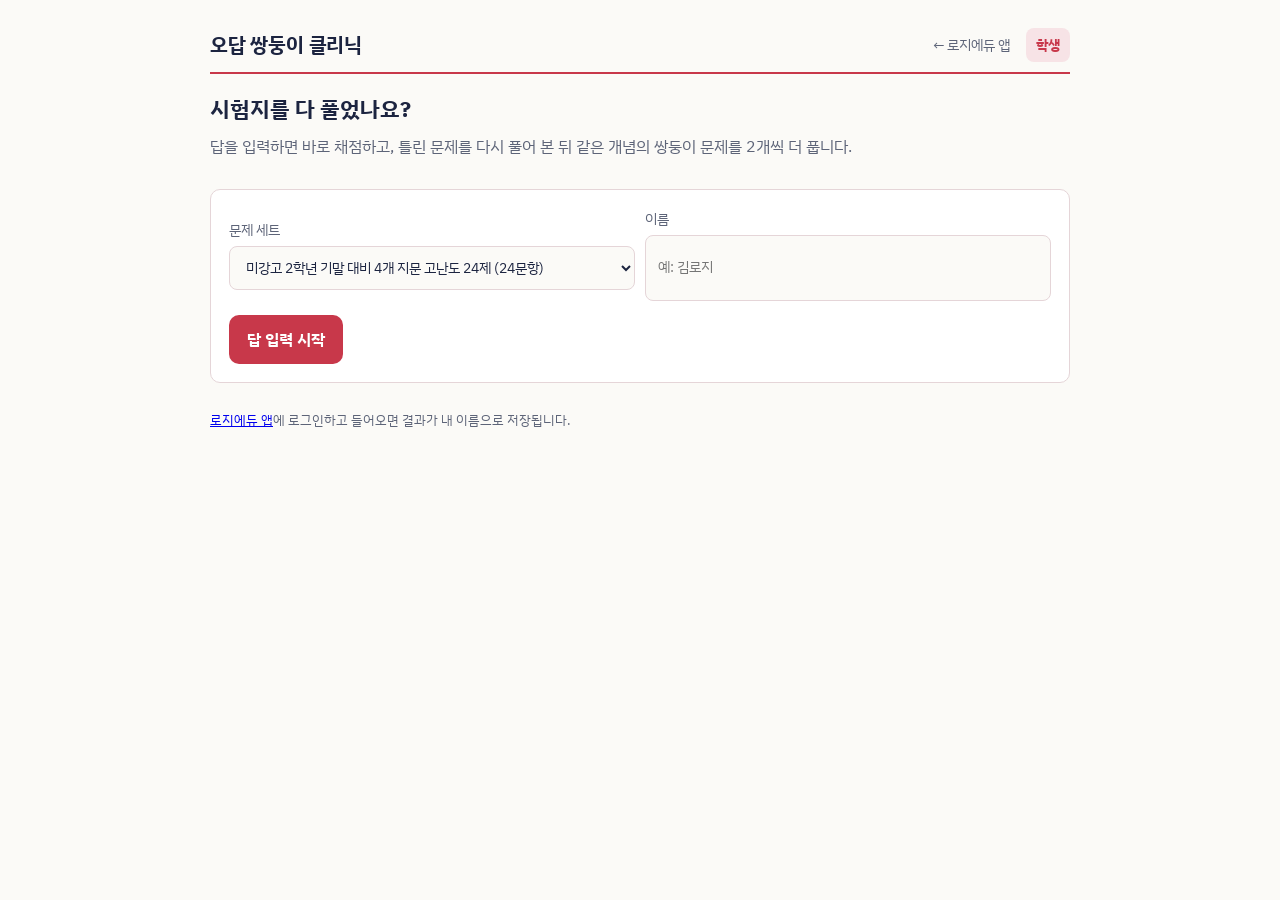
<file: twin-clinic/index.html>
<!doctype html>
<html lang="ko">
<head>
<meta charset="utf-8">
<meta name="viewport" content="width=device-width,initial-scale=1,viewport-fit=cover">
<title>로지에듀 오답 쌍둥이 클리닉</title>
<link rel="stylesheet" href="https://fonts.googleapis.com/css2?family=IBM+Plex+Sans+KR:wght@400;500;700&family=Noto+Serif+KR:wght@400;600&display=swap">
<style>
/* Layout: OMR 답안지 감각 — 종이 바탕, 분홍 OMR 괘선, 남색 잉크. 한 화면에 한 문항, 태블릿 터치 우선 */
:root{
  --paper:#FBFAF7; --sheet:#FFFFFF; --ink:#1C2440; --muted:#5D6478; --line:#E5D5D8;
  --omr:#C8384A; --omr-soft:#F7E3E6; --ok:#1F7A55; --ok-soft:#E1F2EA; --bad:#B4372B; --bad-soft:#F8E4E1;
  --focus:#2F5BD3;
  --f-ui:"IBM Plex Sans KR","Apple SD Gothic Neo","Malgun Gothic",system-ui,sans-serif;
  --f-read:"Noto Serif KR","AppleMyungjo","Batang",serif;
  --r:10px;
}
@media (prefers-color-scheme: dark){:root:not([data-theme="light"]){
  --paper:#14161D; --sheet:#1C1F29; --ink:#E9EBF2; --muted:#A3A9BA; --line:#3A2F35;
  --omr:#E8677A; --omr-soft:#3A2228; --ok:#5CC596; --ok-soft:#173327; --bad:#EE7B6E; --bad-soft:#3A1F1C; --focus:#86A6FF; color-scheme:dark}}
:root[data-theme="dark"]{
  --paper:#14161D; --sheet:#1C1F29; --ink:#E9EBF2; --muted:#A3A9BA; --line:#3A2F35;
  --omr:#E8677A; --omr-soft:#3A2228; --ok:#5CC596; --ok-soft:#173327; --bad:#EE7B6E; --bad-soft:#3A1F1C; --focus:#86A6FF; color-scheme:dark}
html,body{background:var(--paper);color:var(--ink)}
body{font-family:var(--f-ui);font-size:16px;line-height:1.6}
.wrap{max-width:860px;margin:0 auto;padding-block:20px 60px;padding-left:max(16px,env(safe-area-inset-left,0px));padding-right:max(16px,env(safe-area-inset-right,0px))}
header.top{display:flex;align-items:center;justify-content:space-between;gap:12px;flex-wrap:wrap;border-bottom:2px solid var(--omr);padding-bottom:10px;margin-bottom:18px}
header.top h1{font-size:20px;margin:0;letter-spacing:-.01em}
header.top .who{font-size:14px;color:var(--muted)}
nav.tabs{display:flex;gap:6px}
nav.tabs a{font-size:14px;color:var(--muted);text-decoration:none;padding:6px 10px;border-radius:8px}
nav.tabs a[aria-current="page"]{background:var(--omr-soft);color:var(--omr);font-weight:700}
h2{font-size:22px;margin:0 0 6px;text-wrap:balance}
h3{font-size:17px;margin:0 0 6px}
p.lede{color:var(--muted);margin:0 0 16px}
.card{background:var(--sheet);border:1px solid var(--line);border-radius:var(--r);padding:18px}
.stack{display:flex;flex-direction:column;gap:14px}
.row{display:flex;gap:10px;flex-wrap:wrap;align-items:center}
label.f{display:flex;flex-direction:column;gap:4px;font-size:14px;color:var(--muted);flex:1 1 200px;min-width:0}
input[type=text],select{font:inherit;color:var(--ink);background:var(--paper);border:1px solid var(--line);border-radius:8px;padding:10px 12px;min-height:44px}
button{font:inherit;cursor:pointer}
.btn{border:0;border-radius:10px;padding:12px 18px;min-height:48px;font-weight:700;background:var(--ink);color:var(--sheet)}
.btn.omr{background:var(--omr);color:#fff}
.btn.ghost{background:transparent;color:var(--ink);border:1px solid var(--line)}
.btn:disabled{opacity:.4;cursor:not-allowed}
:focus-visible{outline:3px solid var(--focus);outline-offset:2px}
.steps{display:flex;gap:6px;flex-wrap:wrap;margin-bottom:16px}
.steps span{font-size:13px;padding:4px 10px;border-radius:999px;border:1px solid var(--line);color:var(--muted)}
.steps span.on{border-color:var(--omr);color:var(--omr);font-weight:700}
.steps span.done{color:var(--ok);border-color:var(--ok)}
/* OMR */
.omr-grid{display:grid;grid-template-columns:repeat(auto-fill,minmax(250px,1fr));gap:4px 18px}
.omr-row{display:flex;align-items:center;gap:6px;padding:6px 0;border-bottom:1px dashed var(--line)}
.omr-row .n{width:34px;font-variant-numeric:tabular-nums;font-weight:700;color:var(--omr);text-align:right;flex:none}
.bub{width:36px;height:44px;border-radius:18px;border:1.5px solid var(--omr);background:transparent;color:var(--omr);font-weight:700;display:grid;place-items:center;flex:none}
.bub[aria-pressed="true"]{background:var(--ink);border-color:var(--ink);color:var(--sheet)}
.omr-row.miss .n{color:var(--muted)}
/* question */
.passage{font-family:var(--f-read);font-size:16px;line-height:1.85;background:var(--sheet);border:1px solid var(--line);border-radius:var(--r);padding:16px 18px;max-height:46vh;overflow:auto}
.passage p{margin:0 0 .8em;text-indent:.6em}
.passage .lead{text-indent:0;color:var(--muted);font-family:var(--f-ui);font-size:14px}
details.pas summary{cursor:pointer;color:var(--muted);font-size:14px;padding:6px 0}
.q{background:var(--sheet);border:1px solid var(--line);border-radius:var(--r);padding:18px}
.q .stem{font-weight:700;font-size:17px;margin-bottom:10px}
.tag{display:inline-block;font-size:12px;font-weight:700;border-radius:6px;padding:2px 8px;margin-right:6px;vertical-align:2px}
.tag.no{background:var(--omr-soft);color:var(--omr)}
.tag.tw{background:var(--ink);color:var(--sheet)}
.tag.pt{border:1px solid var(--muted);color:var(--muted)}
.box{border:1px solid var(--ink);border-radius:6px;padding:12px 14px;margin:10px 0 14px;font-size:15px;position:relative}
.box::before{content:"보기";position:absolute;top:-11px;left:50%;transform:translateX(-50%);background:var(--sheet);padding:0 8px;font-size:13px;font-weight:700}
.box div{min-height:.6em}
.choices{display:flex;flex-direction:column;gap:8px}
.ch{display:flex;gap:10px;align-items:flex-start;text-align:left;width:100%;background:var(--paper);border:1.5px solid var(--line);border-radius:10px;padding:12px 14px;color:var(--ink);min-height:48px}
.ch .c{flex:none;font-weight:700;color:var(--omr);width:22px}
.ch[aria-pressed="true"]{border-color:var(--ink);background:var(--sheet);box-shadow:inset 0 0 0 1px var(--ink)}
.ch.right{border-color:var(--ok);background:var(--ok-soft)}
.ch.wrongpick{border-color:var(--bad);background:var(--bad-soft)}
.ch:disabled{cursor:default}
.verdict{border-radius:10px;padding:12px 14px;font-weight:700}
.verdict.ok{background:var(--ok-soft);color:var(--ok)}
.verdict.no{background:var(--bad-soft);color:var(--bad)}
.explain{font-size:15px;white-space:pre-wrap;border-left:3px solid var(--omr);padding:4px 0 4px 12px;color:var(--ink)}
.reasons{display:grid;grid-template-columns:repeat(auto-fill,minmax(220px,1fr));gap:8px}
.reasons button{background:var(--paper);border:1.5px solid var(--line);border-radius:10px;padding:10px 12px;text-align:left;color:var(--ink);min-height:48px}
.reasons button[aria-pressed="true"]{border-color:var(--omr);background:var(--omr-soft)}
.bar{display:flex;justify-content:space-between;gap:10px;flex-wrap:wrap;align-items:center}
.prog{font-size:14px;color:var(--muted);font-variant-numeric:tabular-nums}
.stats{display:grid;grid-template-columns:repeat(auto-fit,minmax(150px,1fr));gap:10px}
.stat{background:var(--sheet);border:1px solid var(--line);border-radius:var(--r);padding:14px}
.stat .k{font-size:13px;color:var(--muted)}
.stat .v{font-size:26px;font-weight:700;font-variant-numeric:tabular-nums}
.list{display:flex;flex-direction:column;gap:6px}
.li{display:flex;gap:10px;align-items:baseline;flex-wrap:wrap;padding:10px 12px;border:1px solid var(--line);border-radius:8px;background:var(--sheet)}
.pill{font-size:12px;font-weight:700;padding:2px 8px;border-radius:999px}
.pill.ok{background:var(--ok-soft);color:var(--ok)}
.pill.no{background:var(--bad-soft);color:var(--bad)}
.pill.ask{background:var(--omr-soft);color:var(--omr)}
.muted{color:var(--muted)}
.tbl-wrap{overflow-x:auto}
table{border-collapse:collapse;width:100%;font-size:14px;font-variant-numeric:tabular-nums}
th,td{border-bottom:1px solid var(--line);padding:8px 6px;text-align:left;white-space:nowrap}
th{color:var(--muted);font-weight:500}
.note{font-size:13px;color:var(--muted)}
/* 학생별 유사 문제지 출력 (A4) */
#printArea{display:none}
@media print{
  @page{size:A4;margin:14mm 13mm}
  html,body{background:#fff!important;color:#000!important}
  body>.wrap{display:none!important}
  #printArea{display:block;font-family:var(--f-read);font-size:10.5pt;line-height:1.65;color:#000}
  .pr-head{display:flex;justify-content:space-between;align-items:flex-end;border-bottom:2px solid #000;padding-bottom:6px;margin-bottom:8px;font-family:var(--f-ui)}
  .pr-head span{font-size:9.5pt}
  .pr-who{text-align:right;font-size:9.5pt}
  .pr-note{font-family:var(--f-ui);font-size:9pt;margin:0 0 8px}
  .pr-pas{border:1px solid #000;padding:8px 10px;margin:10px 0;break-inside:auto}
  .pr-pas p{margin:0 0 .5em;text-indent:.6em}
  .pr-lead{font-family:var(--f-ui);font-size:9pt;margin-bottom:4px}
  .pr-q{margin:10px 0 14px;break-inside:avoid}
  .pr-stem{margin-bottom:4px}
  .pr-tag{font-family:var(--f-ui);font-size:8pt;border:1px solid #000;padding:0 4px;border-radius:3px}
  .pr-box{border:1px solid #000;padding:6px 9px;margin:4px 0 6px}
  .pr-ch div{padding-left:1.2em;text-indent:-1.2em}
  .pr-omr{margin-top:14px;border-top:1px solid #000;padding-top:8px;font-family:var(--f-ui);display:flex;flex-wrap:wrap;gap:6px 14px}
  .pr-ans{break-before:page;font-family:var(--f-ui)}
}
@media (prefers-reduced-motion:no-preference){.fade{animation:fd .18s ease-out}@keyframes fd{from{opacity:.4}to{opacity:1}}}
</style>
<!-- 연동 설정(선택): 스마트 로지에듀에서 아래 객체를 채우면 서버 저장·로그인 학생 정보를 씁니다. README.md 참고 -->
<script>
/* 스마트 로지에듀(logyedu.co.kr) 연동: 앱에 로그인한 학생 이름으로 결과를 서버에 저장하고,
   원장님(관리자)으로 로그인했을 때만 선생님 화면에서 결과를 불러온다. */
(function () {
  var API = "https://korean-ai-tutor.onrender.com";
  var u = null;
  try { u = JSON.parse(localStorage.getItem("logyedu_user") || "null"); } catch (e) {}
  var C = window.LOGY_TWIN_CONFIG = window.LOGY_TWIN_CONFIG || {};
  if (u && u.name && !u.isAdmin && !u.admin_token) C.student = { id: u.name, name: u.name, school: u.school || "", grade: u.grade || "" };
  C.isAdmin = !!(u && u.admin_token);
  C.api = API;
  C.adminFetch = function (path, opt) {
    opt = opt || {};
    return fetch(API + path, Object.assign({}, opt, { headers: Object.assign({ "Content-Type": "application/json", "x-admin-token": (u && u.admin_token) || "" }, opt.headers || {}) }));
  };
  C.saveResult = async function (doc) {
    if (C.student) { doc.school = C.student.school; doc.grade = C.student.grade; }
    var r = await fetch(API + "/api/twin-clinic/results", {
      method: "POST", headers: { "Content-Type": "application/json" }, body: JSON.stringify(doc) });
    if (!r.ok) throw new Error("save failed");
  };
  if (C.isAdmin) C.loadResults = async function () {
    var r = await fetch(API + "/api/admin/twin-clinic/results", { headers: { "x-admin-token": u.admin_token } });
    if (!r.ok) throw new Error("load failed");
    return r.json();
  };
})();
</script>
<!-- 문항은행: 파일을 더블클릭해 열 때도 동작하도록 JS로 함께 실음 -->
<script src="banks/banks.js"></script>
<script src="setmaker.js?v=20261128b"></script>
</head>
<body>
<div class="wrap">
  <header class="top">
    <h1>오답 쌍둥이 클리닉</h1>
    <nav class="tabs" aria-label="화면">
      <a href="../" id="tabHome">← 로지에듀 앱</a>
      <a href="#" id="tabStudent">학생</a>
      <a href="#teacher" id="tabTeacher" hidden>선생님</a>
    </nav>
  </header>
  <main id="app" class="stack"></main>
</div>
<div id="printArea" aria-hidden="true"></div>

<script>
(function(){
const C="①②③④⑤";
const REASONS=["지문 내용을 잘못 이해했어요","〈보기〉 조건을 놓쳤어요","선지의 한 단어를 놓쳤어요","개념을 정확히 몰랐어요","두 선지 중에서 헷갈렸어요","시간이 부족해 찍었어요"];
const $app=document.getElementById("app");
let banks=[], bank=null, db=null, dbTried=false;
let S=null;
const esc=s=>String(s).replace(/&/g,"&amp;").replace(/</g,"&lt;").replace(/>/g,"&gt;");
function inline(s){let h=esc(s);h=h.replace(/&lt;u&gt;/g,"<u>").replace(/&lt;\/u&gt;/g,"</u>");h=h.replace(/\*\*(.+?)\*\*/g,"<b>$1</b>");return h}
function passageHTML(p){const paras=p.text.split(/\n\s*\n/).map(x=>x.trim()).filter(Boolean);
  return `<div class="passage" tabindex="0" aria-label="지문"><p class="lead">${inline(p.lead)}</p>${paras.map(x=>`<p>${inline(x).replace(/\\?\n/g,"<br>")}</p>`).join("")}</div>`}
function pById(id){return bank.passages.find(p=>p.id===id)}
function itemByNo(no){return bank.items.find(i=>i.no===no)}

/* ---------- data loading ---------- */
const CFG=window.LOGY_TWIN_CONFIG||{};
if(CFG.isAdmin) document.getElementById("tabTeacher").hidden=false;
/* 문항은행: banks/banks.js(window.LOGY_TWIN_BANKS)가 있으면 그것을, 없으면 banks/index.json을 fetch */
async function loadBanks(){
  if(window.LOGY_TWIN_BANKS){banks=window.LOGY_TWIN_BANKS.index}
  else{try{const r=await fetch("banks/index.json");banks=await r.json()}catch(e){banks=[]}}
  // 원장님이 선생님 탭에서 올린 세트가 맨 위에 온다
  if(CFG.api){try{const r=await fetch(CFG.api+"/api/twin-clinic/sets");if(r.ok){const s=await r.json();banks=[...s.filter(x=>!x.twin_only).map(x=>({...x,server:true})),...banks]}}catch(e){}}
}
async function loadBank(id){
  const meta=banks.find(b=>b.id===id);
  if(meta&&meta.server){const r=await fetch(CFG.api+"/api/twin-clinic/sets/"+encodeURIComponent(id));if(!r.ok)throw new Error("load");bank=await r.json();bank.set_id=id;return}
  if(window.LOGY_TWIN_BANKS){bank=window.LOGY_TWIN_BANKS.sets[id];return}
  const r=await fetch(meta.file); bank=await r.json();
}
/* 결과 저장소 어댑터: CFG.saveResult/loadResults(스마트 로지에듀 서버) > claude.ai db > 이 기기의 localStorage */
async function getDB(){
  if(dbTried) return db; dbTried=true;
  try{db=window.claude?await window.claude.use("db"):null}catch(e){db=null}
  return db;
}
const LS_KEY="logyTwinResults";
function lsRead(){try{return JSON.parse(localStorage.getItem(LS_KEY)||"[]")}catch(e){return []}}
function lsWrite(a){try{localStorage.setItem(LS_KEY,JSON.stringify(a));return true}catch(e){return false}}
async function storeResult(doc){
  if(typeof CFG.saveResult==="function"){await CFG.saveResult(doc);return "saved"}
  const d=await getDB();
  if(d){await d.collection("results").add(doc);return "saved"}
  const a=lsRead();a.push(doc);return lsWrite(a)?"local":"fail";
}
async function fetchResults(){
  if(typeof CFG.loadResults==="function") return await CFG.loadResults();
  const d=await getDB();
  if(d){const s=await d.collection("results").orderBy("createdAt","desc").limit(300).get();return s.docs.map(x=>x.data())}
  return lsRead().sort((a,b)=>b.createdAt.localeCompare(a.createdAt));
}

/* ---------- routing ---------- */
function route(){
  const t=location.hash==="#teacher";
  document.getElementById("tabStudent").setAttribute("aria-current",t?"false":"page");
  document.getElementById("tabTeacher").setAttribute("aria-current",t?"page":"false");
  if(t) renderTeacher(); else if(!S) renderStart(); else render();
}
window.addEventListener("hashchange",route);

/* ---------- student flow ---------- */
function stepsBar(){
  if(S.hw) return `<div class="steps" aria-label="진행 단계"><span class="done">과제 채점: ${esc(S.hw)}</span><span class="${S.view==="twin"?"on":"done"}">유사 문제</span><span class="${S.view==="report"?"on":""}">결과</span></div>`;
  const names=["답 입력","채점","다시 풀기","쌍둥이 문제","결과"];
  const idx={omr:0,score:1,retry:2,twin:3,report:4}[S.view]??0;
  return `<div class="steps" aria-label="진행 단계">${names.map((n,i)=>`<span class="${i<idx?"done":i===idx?"on":""}">${i+1}. ${n}</span>`).join("")}</div>`;
}
function renderStart(){
  const opts=banks.map(b=>`<option value="${esc(b.id)}">${esc(b.title)} (${b.count}문항)</option>`).join("");
  $app.innerHTML=`<section class="stack fade">
    <div><h2>시험지를 다 풀었나요?</h2><p class="lede">답을 입력하면 바로 채점하고, 틀린 문제를 다시 풀어 본 뒤 같은 개념의 쌍둥이 문제를 2개씩 더 풉니다.</p></div>
    <div class="card stack">
      <div class="row">
        <label class="f" for="setSel">문제 세트<select id="setSel">${opts||'<option>등록된 세트가 없습니다</option>'}</select></label>
        <label class="f" for="nameIn">이름<input id="nameIn" type="text" autocomplete="off" placeholder="예: 김로지" value="${esc((CFG.student&&CFG.student.name)||"")}" ${CFG.student?"readonly":""}></label>
      </div>
      <div class="row"><button class="btn omr" id="goBtn">답 입력 시작</button><span class="note" id="startMsg"></span></div>
    </div>
    <p class="note">${CFG.student?"로지에듀 앱에 로그인한 이름으로 결과가 저장됩니다.":'<a href="../">로지에듀 앱</a>에 로그인하고 들어오면 결과가 내 이름으로 저장됩니다.'}</p>
  </section>`;
  document.getElementById("goBtn").onclick=async()=>{
    const name=document.getElementById("nameIn").value.trim();
    const id=document.getElementById("setSel").value;
    if(!name){document.getElementById("startMsg").textContent="이름을 입력해 주세요.";return}
    if(!banks.length){document.getElementById("startMsg").textContent="문제 세트를 불러오지 못했습니다. 새로고침해 주세요.";return}
    document.getElementById("startMsg").textContent="불러오는 중…";
    try{await loadBank(id)}catch(e){document.getElementById("startMsg").textContent="세트를 불러오지 못했습니다.";return}
    S={view:"omr",name,answers:Array(bank.items.length).fill(0),retry:{},twins:{},ri:0,ti:0,saved:false};
    render();
  };
}
function render(){
  if(!S) return renderStart();
  ({omr:renderOMR,score:renderScore,retry:renderRetry,twin:renderTwin,report:renderReport})[S.view]();
  window.scrollTo({top:0});
}
function renderOMR(){
  const rows=bank.items.map((it,i)=>`<div class="omr-row${S.answers[i]?"":" miss"}" role="group" aria-label="${it.no}번"><span class="n">${it.no}</span>${[1,2,3,4,5].map(k=>`<button class="bub" data-i="${i}" data-k="${k}" aria-pressed="${S.answers[i]===k}" aria-label="${it.no}번 ${k}번">${C[k-1]}</button>`).join("")}</div>`).join("");
  const filled=S.answers.filter(Boolean).length;
  $app.innerHTML=`${stepsBar()}<section class="stack fade">
    <div><h2>${esc(S.name)} 학생, 답을 표시하세요</h2><p class="lede">${esc(bank.title)} · 시험지에 고른 번호를 그대로 누르세요.</p></div>
    <div class="card"><div class="omr-grid">${rows}</div></div>
    <div class="bar"><span class="prog">${filled} / ${bank.items.length} 표시함</span><button class="btn omr" id="submitBtn" ${filled<bank.items.length?"disabled":""}>채점하기</button></div>
  </section>`;
  $app.querySelectorAll(".bub").forEach(b=>b.onclick=()=>{S.answers[+b.dataset.i]=+b.dataset.k;renderOMR()});
  document.getElementById("submitBtn").onclick=()=>{
    S.wrong=bank.items.filter((it,i)=>S.answers[i]!==it.answer).map(it=>it.no);
    S.view="score";render();
  };
}
function renderScore(){
  const total=bank.items.length, right=total-S.wrong.length;
  const pts=bank.items.reduce((a,it,i)=>a+(S.answers[i]===it.answer?it.points:0),0);
  const maxPts=bank.items.reduce((a,it)=>a+it.points,0);
  $app.innerHTML=`${stepsBar()}<section class="stack fade">
    <div><h2>채점 결과</h2><p class="lede">${right===total?"모두 맞혔어요. 쌍둥이 문제 없이 끝납니다.":`틀린 ${S.wrong.length}문제를 먼저 다시 풀어 보고, 문제마다 쌍둥이 2개를 더 풉니다.`}</p></div>
    <div class="stats">
      <div class="stat"><div class="k">맞힌 문항</div><div class="v">${right} / ${total}</div></div>
      <div class="stat"><div class="k">점수(배점 합)</div><div class="v">${pts} / ${maxPts}</div></div>
      <div class="stat"><div class="k">풀어야 할 쌍둥이</div><div class="v">${S.wrong.length*2}문제</div></div>
    </div>
    ${S.wrong.length?`<div class="card"><h3>틀린 문항</h3><div class="row">${S.wrong.map(n=>`<span class="pill no">${n}번</span>`).join("")}</div></div>`:""}
    ${S.wrong.length?`<div class="card row"><span class="muted" style="flex:1 1 220px">유사 문제를 종이로 풀고 싶으면 먼저 출력하세요. 틀린 문항의 유사 문제만 나옵니다.</span><button class="btn ghost" id="printBtn">🖨 유사 문제 출력</button></div>`:""}
    <div class="bar"><button class="btn ghost" id="backBtn">답 고치기</button><button class="btn omr" id="nextBtn">${S.wrong.length?"틀린 문제 다시 풀기":"결과 저장하기"}</button></div>
  </section>`;
  document.getElementById("backBtn").onclick=()=>{S.view="omr";render()};
  {const pb=document.getElementById("printBtn"); if(pb) pb.onclick=printTwins;}
  document.getElementById("nextBtn").onclick=()=>{S.view=S.wrong.length?"retry":"report";S.ri=0;render()};
}
function qHTML(q,label,state){
  const p=q.passage?pById(q.passage):null;
  const box=q.box&&q.box.length?`<div class="box">${q.box.map(l=>`<div>${inline(l)}</div>`).join("")}</div>`:"";
  const ch=q.choices.map((c,i)=>{const k=i+1;let cls="ch";
    if(state.done){if(k===q.answer)cls+=" right";else if(k===state.pick)cls+=" wrongpick"}
    return `<button class="${cls}" data-k="${k}" aria-pressed="${state.pick===k}" ${state.done?"disabled":""}><span class="c">${C[i]}</span><span>${inline(c)}</span></button>`}).join("");
  const note=q.note&&q.note.length?`<p class="note">${q.note.map(inline).join("<br>")}</p>`:"";
  return `${p?`<details class="pas" ${state.open?"open":""}><summary>지문 보기 · ${esc(p.title)}</summary>${passageHTML(p)}</details>`:""}
  <div class="q"><div class="stem">${label} ${inline(q.stem)}${q.points===3?' <span class="tag pt">3점</span>':""}</div>${box}<div class="choices">${ch}</div>${note}</div>`;
}
function bindChoices(state,onPick){$app.querySelectorAll(".ch").forEach(b=>b.onclick=()=>{if(state.done)return;state.pick=+b.dataset.k;onPick()})}

function renderRetry(){
  const no=S.wrong[S.ri], it=itemByNo(no);
  const st=S.retry[no]||(S.retry[no]={pick:0,done:false,reason:"",open:true});
  const label=`<span class="tag no">${no}번 다시 풀기</span>`;
  let after="";
  if(st.done){
    const ok=st.pick===it.answer;
    after=`<div class="verdict ${ok?"ok":"no"}">${ok?"이번에는 맞혔어요. 스스로 고쳤습니다.":"아직 틀렸어요. 정답은 "+C[it.answer-1]+"입니다."}</div>
    <div class="card stack"><h3>처음에 왜 틀렸을까요?</h3><div class="reasons">${REASONS.map(r=>`<button data-r="${esc(r)}" aria-pressed="${st.reason===r}">${esc(r)}</button>`).join("")}</div></div>
    ${st.reason?`<div class="card stack"><h3>해설</h3><div class="explain">${inline(it.explain)}</div></div>`:""}`;
  }
  const last=S.ri===S.wrong.length-1;
  $app.innerHTML=`${stepsBar()}<section class="stack fade">
    <div class="bar"><h2>틀린 문제 다시 풀기</h2><span class="prog">${S.ri+1} / ${S.wrong.length}</span></div>
    <p class="lede">처음 고른 답: ${C[S.answers[it.no-1]-1]} · 다시 읽고 답을 고르세요.</p>
    ${qHTML(it,label,st)}
    ${after}
    <div class="bar"><span></span>${!st.done?`<button class="btn" id="chk" ${st.pick?"":"disabled"}>확인</button>`:`<button class="btn omr" id="nx" ${st.reason?"":"disabled"}>${last?"쌍둥이 문제 풀기":"다음 문제"}</button>`}</div>
  </section>`;
  bindChoices(st,renderRetry);
  {const dp=$app.querySelector("details.pas"); if(dp) dp.ontoggle=e=>{st.open=e.target.open};}
  const chk=document.getElementById("chk"); if(chk) chk.onclick=()=>{st.done=true;renderRetry()};
  $app.querySelectorAll(".reasons button").forEach(b=>b.onclick=()=>{st.reason=b.dataset.r;renderRetry()});
  const nx=document.getElementById("nx"); if(nx) nx.onclick=()=>{if(last){S.view="twin";S.ti=0}else S.ri++;render()};
}
function twinQueue(){const q=[];S.wrong.forEach(no=>itemByNo(no).variants.forEach(v=>q.push({no,v})));return q}
function renderTwin(){
  const Q=twinQueue(), cur=Q[S.ti], v=cur.v;
  const st=S.twins[v.vid]||(S.twins[v.vid]={pick:0,done:false,open:false});
  const label=`<span class="tag tw">쌍둥이 ${v.vid.endsWith("A")?"A":"B"}</span><span class="tag no">원 ${cur.no}번</span>`;
  const last=S.ti===Q.length-1;
  let after="";
  if(st.done){const ok=st.pick===v.answer;
    after=`<div class="verdict ${ok?"ok":"no"}">${ok?"정답입니다.":"틀렸어요. 정답은 "+C[v.answer-1]+"입니다."}</div><div class="card stack"><h3>해설</h3><div class="explain">${inline(v.explain)}</div></div>`}
  $app.innerHTML=`${stepsBar()}<section class="stack fade">
    <div class="bar"><h2>쌍둥이 문제</h2><span class="prog">${S.ti+1} / ${Q.length}</span></div>
    <p class="lede">원 ${cur.no}번과 같은 개념을 다른 사례로 묻는 문제입니다.</p>
    ${qHTML(v,label,st)}
    ${after}
    <div class="bar"><span></span>${!st.done?`<button class="btn" id="chk" ${st.pick?"":"disabled"}>확인</button>`:`<button class="btn omr" id="nx">${last?"결과 보기":"다음 문제"}</button>`}</div>
  </section>`;
  bindChoices(st,renderTwin);
  {const dp=$app.querySelector("details.pas"); if(dp) dp.ontoggle=e=>{st.open=e.target.open};}
  const chk=document.getElementById("chk"); if(chk) chk.onclick=()=>{st.done=true;renderTwin()};
  const nx=document.getElementById("nx"); if(nx) nx.onclick=()=>{if(last)S.view="report";else S.ti++;render()};
}
/* 학생별 유사 문제지 출력: 틀린 문항의 유사 문제만 모아 A4로 (태블릿에 이어 둔 복사기로 바로) */
function printTwins(){
  if(!S||!S.wrong||!S.wrong.length) return;
  document.getElementById("printArea").innerHTML=window.TwinSet.printHTML(bank,S.wrong,S.name,{withAnswers:!!CFG.isAdmin});
  window.print();
}
function summary(){
  const total=bank.items.length, right=total-S.wrong.length;
  const retryOk=S.wrong.filter(no=>S.retry[no]&&S.retry[no].pick===itemByNo(no).answer).length;
  const Q=twinQueue(); const twOk=Q.filter(x=>S.twins[x.v.vid]&&S.twins[x.v.vid].pick===x.v.answer).length;
  const ask=S.wrong.filter(no=>itemByNo(no).variants.some(v=>!(S.twins[v.vid]&&S.twins[v.vid].pick===v.answer)));
  return {total,right,retryOk,twTotal:Q.length,twOk,ask};
}
async function saveResult(){
  if(S.saved) return "saved";
  const sm=summary();
  const doc={setId:bank.set_id,setTitle:bank.title,student:S.name,createdAt:new Date().toISOString(),
    total:sm.total,right:sm.right,answers:S.answers,wrong:S.wrong,
    retry:S.wrong.map(no=>({no,pick:S.retry[no]?.pick||0,correct:S.retry[no]?.pick===itemByNo(no).answer,reason:S.retry[no]?.reason||""})),
    twins:twinQueue().map(x=>({vid:x.v.vid,no:x.no,pick:S.twins[x.v.vid]?.pick||0,correct:S.twins[x.v.vid]?.pick===x.v.answer})),
    ask:sm.ask};
  if(CFG.student) Object.assign(doc,{studentId:CFG.student.id||null});
  if(S.hw) doc.hw=S.hw;
  try{const r=await storeResult(doc);if(r!=="fail")S.saved=true;return r}catch(e){return "fail"}
}
function renderReport(){
  const sm=summary();
  $app.innerHTML=`${stepsBar()}<section class="stack fade">
    <div><h2>${esc(S.name)} 학생의 클리닉 결과</h2><p class="lede">${esc(bank.title)}</p></div>
    <div class="stats">
      <div class="stat"><div class="k">처음 맞힌 문항</div><div class="v">${sm.right} / ${sm.total}</div></div>
      ${S.hw?"":`<div class="stat"><div class="k">다시 풀어 고친 문항</div><div class="v">${sm.retryOk} / ${S.wrong.length}</div></div>`}
      <div class="stat"><div class="k">쌍둥이 정답</div><div class="v">${sm.twOk} / ${sm.twTotal}</div></div>
    </div>
    ${S.wrong.length?`<div class="card stack"><h3>문항별 결과</h3><div class="list">${S.wrong.map(no=>{const it=itemByNo(no);const r=S.retry[no]||{};
      const tw=it.variants.map(v=>{const ok=S.twins[v.vid]?.pick===v.answer;return `<span class="pill ${ok?"ok":"no"}">쌍둥이 ${v.vid.slice(-1)} ${ok?"정답":"오답"}</span>`}).join(" ");
      return `<div class="li"><b>${no}번</b>${S.hw?"":`<span class="pill ${r.pick===it.answer?"ok":"no"}">다시 풀기 ${r.pick===it.answer?"정답":"오답"}</span>`}${tw}${sm.ask.includes(no)?'<span class="pill ask">선생님께 질문</span>':""}${S.hw?"":`<span class="muted" style="flex-basis:100%">틀린 이유: ${esc(r.reason||"-")}</span>`}</div>`}).join("")}</div></div>`:""}
    ${sm.ask.length?`<div class="card"><h3>국최 선생님께 질문할 문항</h3><p class="muted">쌍둥이 문제에서 아직 틀린 문항입니다: ${sm.ask.map(n=>n+"번").join(", ")}</p><p style="margin-top:10px"><a class="btn omr" style="display:inline-block;text-decoration:none" href="../#prog-qna">질문 게시판에서 묻기</a></p></div>`:`<div class="card"><h3>질문할 문항이 없습니다</h3><p class="muted">틀린 개념을 모두 스스로 바로잡았어요.</p></div>`}
    <div class="bar"><span class="note" id="saveMsg">결과를 저장하는 중…</span><span class="row">${S.wrong.length?'<button class="btn ghost" id="printBtn2">🖨 유사 문제 출력</button>':""}<button class="btn omr" id="newBtn">${S.hw?"앱으로 돌아가기":"다음 학생"}</button></span></div>
  </section>`;
  document.getElementById("newBtn").onclick=()=>{if(S&&S.hw){location.href="../";return}S=null;renderStart()};
  {const pb=document.getElementById("printBtn2"); if(pb) pb.onclick=printTwins;}
  saveResult().then(r=>{const m=document.getElementById("saveMsg");if(!m)return;
    m.textContent=r==="saved"?"결과를 저장했습니다. 선생님 탭에서 볼 수 있어요.":r==="local"?"이 기기에 결과를 저장했습니다(서버 연동 전 임시 저장).":"결과를 저장하지 못했습니다. 선생님께 알려 주세요."});
}

/* ---------- teacher view ---------- */
async function renderTeacher(){
  if(typeof CFG.loadResults!=="function"){$app.innerHTML=`<section class="stack fade"><div class="card"><h3>선생님 화면</h3><p class="muted"><a href="../">로지에듀 앱</a>에 원장님(관리자)으로 로그인한 뒤 다시 열어 주세요.</p></div></section>`;return}
  $app.innerHTML=`<section class="stack fade"><div id="setBox" class="card stack"></div></section><section class="stack fade"><div class="bar"><div><h2>학생별 결과</h2><p class="lede">학생이 클리닉을 끝내면 이곳에 결과가 쌓입니다. 문항별 오답률로 다음 수업에서 짚을 문항을 고를 수 있습니다.</p></div><button class="btn ghost" id="reload">새로 고침</button></div><div id="tbody" class="stack"><p class="muted">결과를 불러오는 중…</p></div></section>`;
  document.getElementById("reload").onclick=renderTeacher;
  drawSetBox();
  const box=document.getElementById("tbody");
  try{const rows=await fetchResults();drawTeacher(rows)}catch(e){box.innerHTML=`<div class="card"><p class="muted">결과를 불러오지 못했습니다.</p></div>`}
}
/* 원장님이 만든 세트(원래 문제 + 유사 문제)를 워드 · 글 파일로 올린다 */
let NEWSET=null;
async function drawSetBox(){
  const box=document.getElementById("setBox"); if(!box) return;
  box.innerHTML=`<h3>새 세트 올리기 — 원래 문제 + 내가 만든 유사 문제</h3>
    <p class="muted">워드(.docx)나 글(.txt) 파일을 고르세요. 문항마다 <b>정답:</b>을 적고, 그 아래에 <b>1-A.</b> <b>1-B.</b>처럼 유사 문제를 붙입니다. 번호를 그냥 1, 2, 3…으로 붙여도 됩니다 — <b>'1번 유사 문제'</b>처럼 어느 문제의 쌍둥이인지 한 줄 적고 그 아래에 적거나, 문제 앞에 <b>(1번 유사)</b>를 붙이세요. <a href="#" id="sampleDl">양식 내려받기</a></p>
    <div class="row"><label class="f">세트 파일<input type="file" id="setFile" accept=".docx,.txt,text/plain"></label>
      <label class="f" for="setTitle">세트 제목<input id="setTitle" type="text" placeholder="예: 11월 2주 클리닉"></label>
      <label class="f" for="setSchool">학교 · 학년(선택)<input id="setSchool" type="text" placeholder="예: 미강고 2학년"></label></div>
    <div id="setPrev"></div>
    <div class="row"><button class="btn omr" id="setSave" disabled>이 세트 올리기</button><span class="note" id="setMsg"></span></div>
    <h3 style="margin-top:8px">올린 세트</h3><div id="setList" class="list"><p class="muted">불러오는 중…</p></div>`;
  document.getElementById("sampleDl").onclick=e=>{e.preventDefault();const a=document.createElement("a");a.href=URL.createObjectURL(new Blob([window.TwinSet.SAMPLE],{type:"text/plain"}));a.download="쌍둥이_세트_양식.txt";a.click()};
  document.getElementById("setFile").onchange=async e=>{
    const f=e.target.files[0]; if(!f) return;
    const prev=document.getElementById("setPrev"), save=document.getElementById("setSave");
    save.disabled=true; NEWSET=null;
    try{
      const {bank:b,warn}=window.TwinSet.parseAuto(await window.TwinSet.readFile(f));
      const t=document.getElementById("setTitle"); if(!t.value.trim()) t.value=b.title||f.name.replace(/\.[^.]+$/,"");
      const nv=b.items.reduce((a,i)=>a+i.variants.length,0);
      prev.innerHTML=`<div class="li"><b>문항 ${b.items.length}개</b><span>유사 문제 ${nv}개</span><span>지문 ${b.passages.length}개</span>${b.twinOnly?'<span class="pill ask">유사 문제만 — 클리닉 과제에 붙여 쓰는 세트</span>':""}</div>`+
        (warn.length?`<div class="card" style="border-color:var(--bad)"><b style="color:var(--bad)">고칠 곳 ${warn.length}군데 — 파일을 고친 뒤 다시 골라 주세요</b><ul>${warn.slice(0,30).map(w=>`<li>${esc(w)}</li>`).join("")}</ul></div>`
                   :`<p class="note">문제없이 읽었습니다. 제목을 확인하고 올리세요.</p>`);
      if(b.items.length&&!warn.length){NEWSET=b;save.disabled=false}
    }catch(err){prev.innerHTML=`<p style="color:var(--bad)">${esc(err.message||"파일을 읽지 못했습니다.")}</p>`}
  };
  document.getElementById("setSave").onclick=async()=>{
    if(!NEWSET) return;
    const msgEl=document.getElementById("setMsg");
    const b={...NEWSET,title:document.getElementById("setTitle").value.trim(),school:document.getElementById("setSchool").value.trim()};
    if(!b.title){msgEl.textContent="세트 제목을 적어 주세요.";return}
    msgEl.textContent="올리는 중…";
    try{const r=await CFG.adminFetch("/api/admin/twin-clinic/sets",{method:"POST",body:JSON.stringify(b)});const d=await r.json();
      if(!r.ok) throw new Error(d.detail||"올리지 못했습니다.");
      msgEl.textContent=`올렸습니다 — 문항 ${d.count}개 · 유사 문제 ${d.variants}개. 학생 화면 세트 목록에 바로 나옵니다.`;
      NEWSET=null;document.getElementById("setSave").disabled=true;loadSetList();loadBanks();
    }catch(err){msgEl.textContent=err.message}
  };
  loadSetList();
}
async function loadSetList(){
  const el=document.getElementById("setList"); if(!el) return;
  try{const r=await fetch(CFG.api+"/api/twin-clinic/sets");const rows=await r.json();
    el.innerHTML=rows.length?rows.map(x=>`<div class="li"><b>${esc(x.title)}</b><span class="muted">${esc(x.school||"")} · ${x.count}문항 · ${esc(String(x.createdAt||"").slice(0,10))}${x.twin_only?" · 클리닉 과제용(유사 문제만)":""}</span><button class="btn ghost" style="margin-left:auto;min-height:36px;padding:6px 12px" data-del="${esc(x.id)}">지우기</button></div>`).join(""):'<p class="muted">아직 올린 세트가 없습니다.</p>';
    el.querySelectorAll("[data-del]").forEach(bt=>bt.onclick=async()=>{
      if(!confirm("이 세트를 지울까요? 학생 화면에서 사라집니다. (이미 푼 학생 기록은 남습니다)")) return;
      await CFG.adminFetch("/api/admin/twin-clinic/sets/"+encodeURIComponent(bt.dataset.del),{method:"DELETE"});loadSetList();loadBanks();
    });
  }catch(e){el.innerHTML='<p class="muted">목록을 불러오지 못했습니다.</p>'}
}
function drawTeacher(rows){
  const box=document.getElementById("tbody"); if(!box) return;
  if(!rows.length){box.innerHTML=`<div class="card"><h3>아직 저장된 결과가 없습니다</h3><p class="muted">학생 탭에서 세트를 고르고 답을 입력해 클리닉을 마치면 여기에 첫 결과가 나타납니다.</p></div>`;return}
  const sets=[...new Set(rows.map(r=>r.setTitle))];
  const sel=box.dataset.set&&sets.includes(box.dataset.set)?box.dataset.set:sets[0];
  const R=rows.filter(r=>r.setTitle===sel);
  const n=R.length; const items={};
  R.forEach(r=>{(r.wrong||[]).forEach(no=>{items[no]=items[no]||{w:0,fix:0,tw:0,twOk:0};items[no].w++});
    (r.retry||[]).forEach(x=>{if(x.correct)items[x.no].fix++});
    (r.twins||[]).forEach(x=>{items[x.no].tw++;if(x.correct)items[x.no].twOk++})});
  const reasons={}; R.forEach(r=>(r.retry||[]).forEach(x=>{if(x.reason)reasons[x.reason]=(reasons[x.reason]||0)+1}));
  const avg=n?(R.reduce((a,r)=>a+r.right,0)/n).toFixed(1):"-";
  const total=R[0]?.total||0;
  const top=Object.entries(items).sort((a,b)=>b[1].w-a[1].w);
  box.innerHTML=`<div class="row"><label class="f" for="tSet">세트<select id="tSet">${sets.map(s=>`<option ${s===sel?"selected":""}>${esc(s)}</option>`).join("")}</select></label></div>
  <div class="stats"><div class="stat"><div class="k">응시 학생</div><div class="v">${n}명</div></div><div class="stat"><div class="k">평균 맞힌 문항</div><div class="v">${avg} / ${total}</div></div><div class="stat"><div class="k">질문 대상 학생</div><div class="v">${R.filter(r=>(r.ask||[]).length).length}명</div></div></div>
  <div class="card stack"><h3>문항별 오답</h3><div class="tbl-wrap"><table><thead><tr><th>문항</th><th>틀린 학생</th><th>오답률</th><th>다시 풀어 고침</th><th>쌍둥이 정답률</th></tr></thead><tbody>
  ${top.map(([no,v])=>`<tr><td>${no}번</td><td>${v.w}명</td><td>${Math.round(v.w/n*100)}%</td><td>${v.fix} / ${v.w}</td><td>${v.tw?Math.round(v.twOk/v.tw*100)+"%":"-"}</td></tr>`).join("")||'<tr><td colspan="5" class="muted">모든 학생이 전부 맞혔습니다.</td></tr>'}
  </tbody></table></div></div>
  <div class="card stack"><h3>학생이 고른 틀린 이유</h3><div class="list">${Object.entries(reasons).sort((a,b)=>b[1]-a[1]).map(([k,v])=>`<div class="li"><span>${esc(k)}</span><b>${v}회</b></div>`).join("")||'<p class="muted">아직 없습니다.</p>'}</div></div>
  <div class="card stack"><h3>학생별 기록</h3><div class="tbl-wrap"><table><thead><tr><th>날짜</th><th>이름</th><th>맞힌 문항</th><th>틀린 문항</th><th>쌍둥이</th><th>질문할 문항</th></tr></thead><tbody>
  ${R.map(r=>{const tw=(r.twins||[]);return `<tr><td>${esc(new Date(r.createdAt).toLocaleString("ko-KR",{month:"numeric",day:"numeric",hour:"2-digit",minute:"2-digit"}))}</td><td>${esc(r.student)}</td><td>${r.right} / ${r.total}</td><td>${(r.wrong||[]).join(", ")||"-"}</td><td>${tw.filter(x=>x.correct).length} / ${tw.length}</td><td>${(r.ask||[]).join(", ")||"-"}</td></tr>`}).join("")}
  </tbody></table></div></div>`;
  const s=document.getElementById("tSet"); s.onchange=()=>{box.dataset.set=s.value;drawTeacher(rows)};
}

/* ---------- boot ---------- */
/* 💡 2026-11-18: 클리닉 과제 채점 뒤 [유사 문제 풀기 · 출력]으로 들어오면 (?set=…&wrong=3,5&hw=과제명)
   답 입력 · 다시 풀기 없이 틀린 문항의 유사 문제부터 시작한다. &print=1 이면 바로 출력 창. */
async function startFromHw(){
  const q=new URLSearchParams(location.search), sid=q.get("set");
  if(!sid||location.hash==="#teacher") return false;
  if(!banks.some(b=>b.id===sid)) banks.unshift({id:sid,server:true,title:""});
  try{await loadBank(sid)}catch(e){$app.innerHTML=`<div class="card"><h3>유사 문제를 불러오지 못했습니다</h3><p class="muted">잠시 뒤 다시 열어 주세요. 계속 안 되면 선생님께 알려 주세요.</p></div>`;return true}
  const wrong=(q.get("wrong")||"").split(",").map(Number).filter(n=>bank.items.some(i=>i.no===n));
  S={view:wrong.length?"twin":"report",name:(CFG.student&&CFG.student.name)||"",answers:bank.items.map(it=>wrong.includes(it.no)?0:it.answer),
     wrong,retry:{},twins:{},ri:0,ti:0,saved:false,hw:q.get("hw")||""};
  render();
  if(q.get("print")==="1"&&wrong.length) setTimeout(printTwins,300);
  return true;
}
loadBanks().then(startFromHw).then(done=>{if(!done)route()});
})();
</script>
</body>
</html>
</file>
